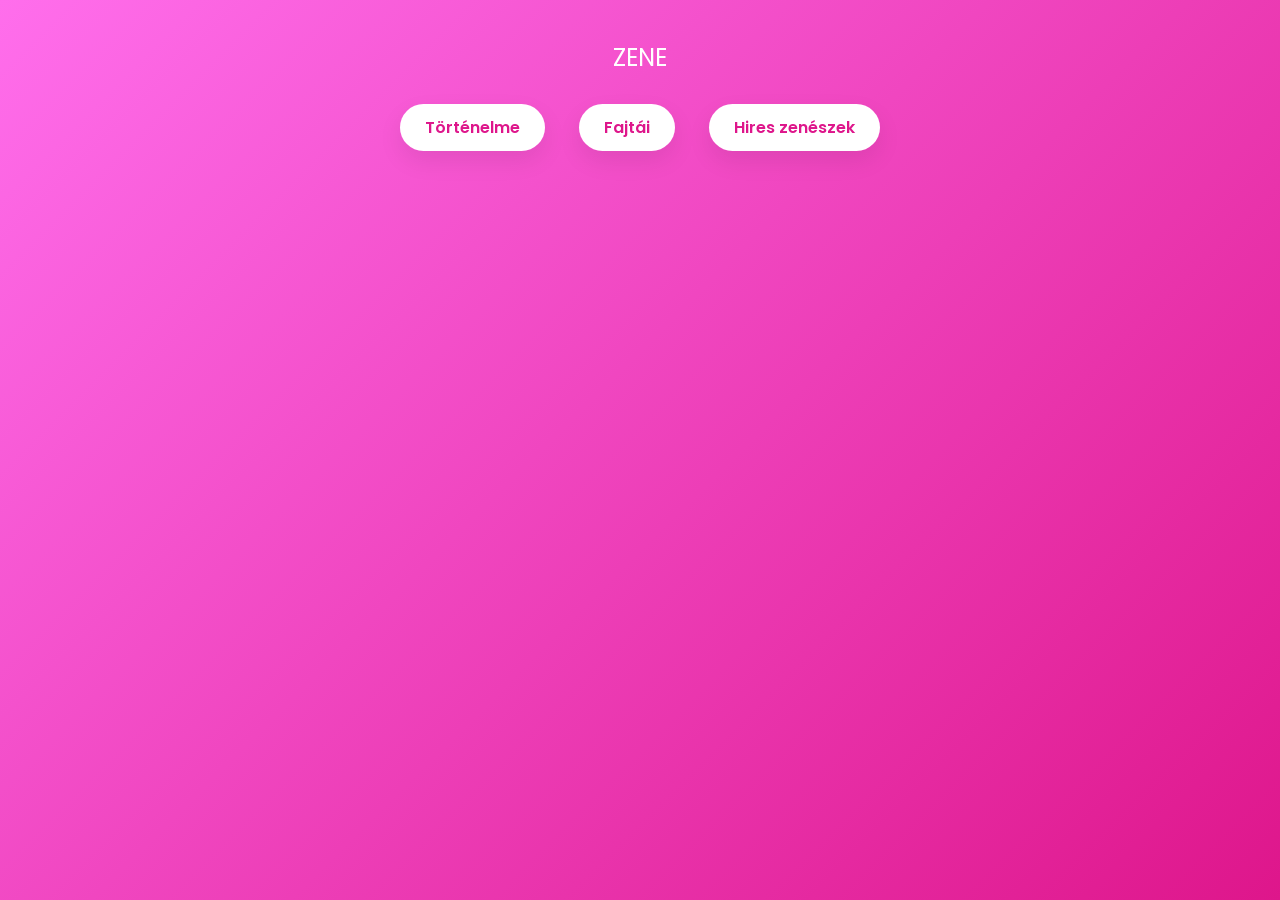
<file: index.html>
<!DOCTYPE html>
<html>
<head>
<link rel="stylesheet" type="text/css" href="style.css">
</head>
<body>

<h2>ZENE</h2>

<ol>
  <li><a href="tori.html">Történelme</a></li>
  <li><a href="faj.html">Fajtái</a></li>
  <li><a href="hires.html">Hires zenészek</a></li>
</ol>

</body>
</html>
</file>
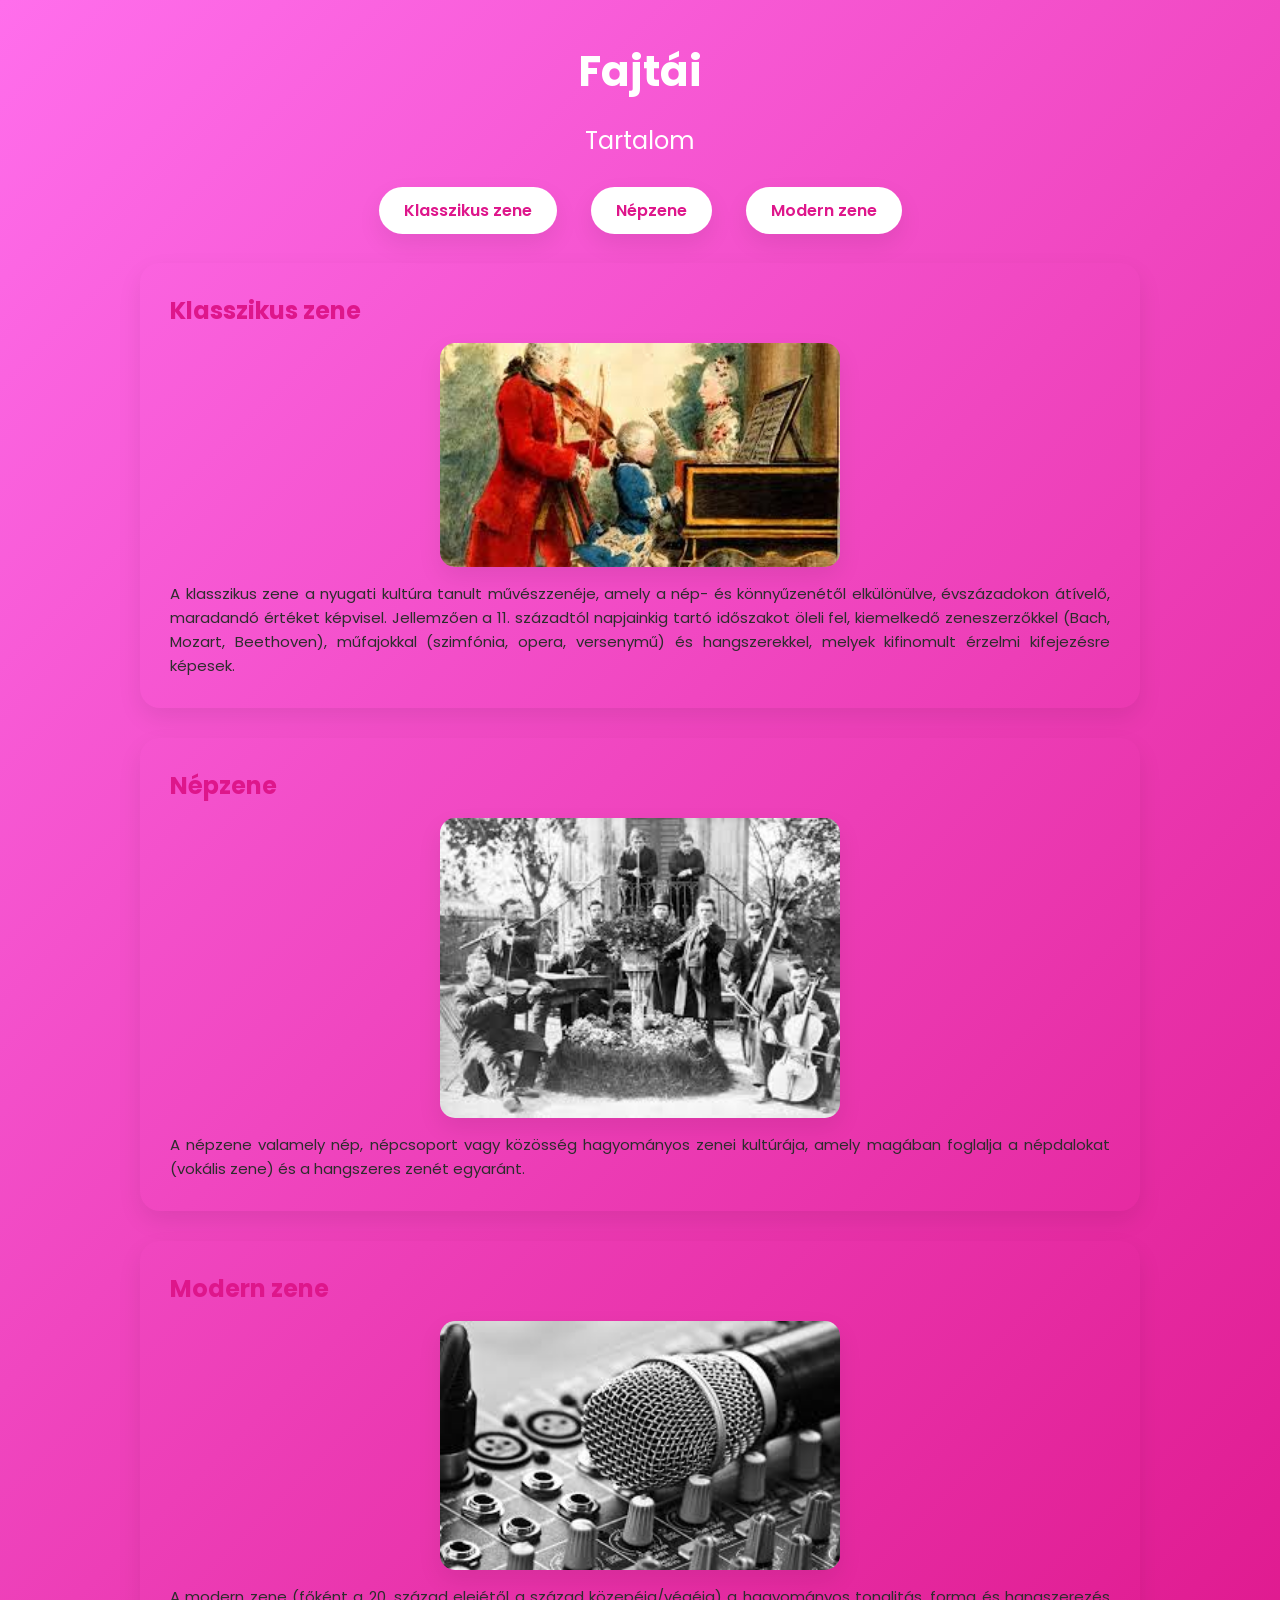
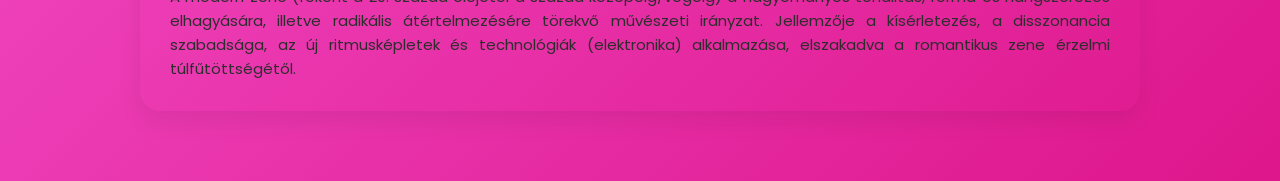
<file: faj.html>
<!DOCTYPE html>
<html>
<head>
<link rel="stylesheet" type="text/css" href="style.css">
</head>
<body>

<h1>Fajtái</h1>
<h2>Tartalom</h2>

<ul>
    <li><a href="#ka">Klasszikus zene</a></li>
	<li><a href="#nep">Népzene</a></li>
	<li><a href="#mo">Modern zene</a></li>
</ul>

<article id = "ka">
   <h3>Klasszikus zene</h3>
   <img src= "kla.jpg">
   <p>
    A klasszikus zene a nyugati kultúra tanult művészzenéje, amely a nép- és könnyűzenétől elkülönülve, évszázadokon átívelő, maradandó értéket képvisel.
	Jellemzően a 11. századtól napjainkig tartó időszakot öleli fel, kiemelkedő zeneszerzőkkel (Bach, Mozart, Beethoven), műfajokkal (szimfónia, opera, versenymű) és hangszerekkel, melyek kifinomult érzelmi kifejezésre képesek.
	</p>
</article>
<article id = "nep">
    <h3>Népzene</h3>
	<img src= "nepi.jpg">
	<p>
	A népzene valamely nép, népcsoport vagy közösség hagyományos zenei kultúrája, amely magában foglalja a népdalokat (vokális zene) és a hangszeres zenét egyaránt.
	</p>
</article>
<article id = "mo">
    <h3>Modern zene</h3>
	<img src= "modern.jpg">
	<p>
	A modern zene (főként a 20. század elejétől a század közepéig/végéig) a hagyományos tonalitás, forma és hangszerezés elhagyására, illetve radikális átértelmezésére törekvő művészeti irányzat. 
	Jellemzője a kísérletezés, a disszonancia szabadsága, az új ritmusképletek és technológiák (elektronika) alkalmazása, elszakadva a romantikus zene érzelmi túlfűtöttségétől.
	</p>
</article>

</body>
</html>
</file>
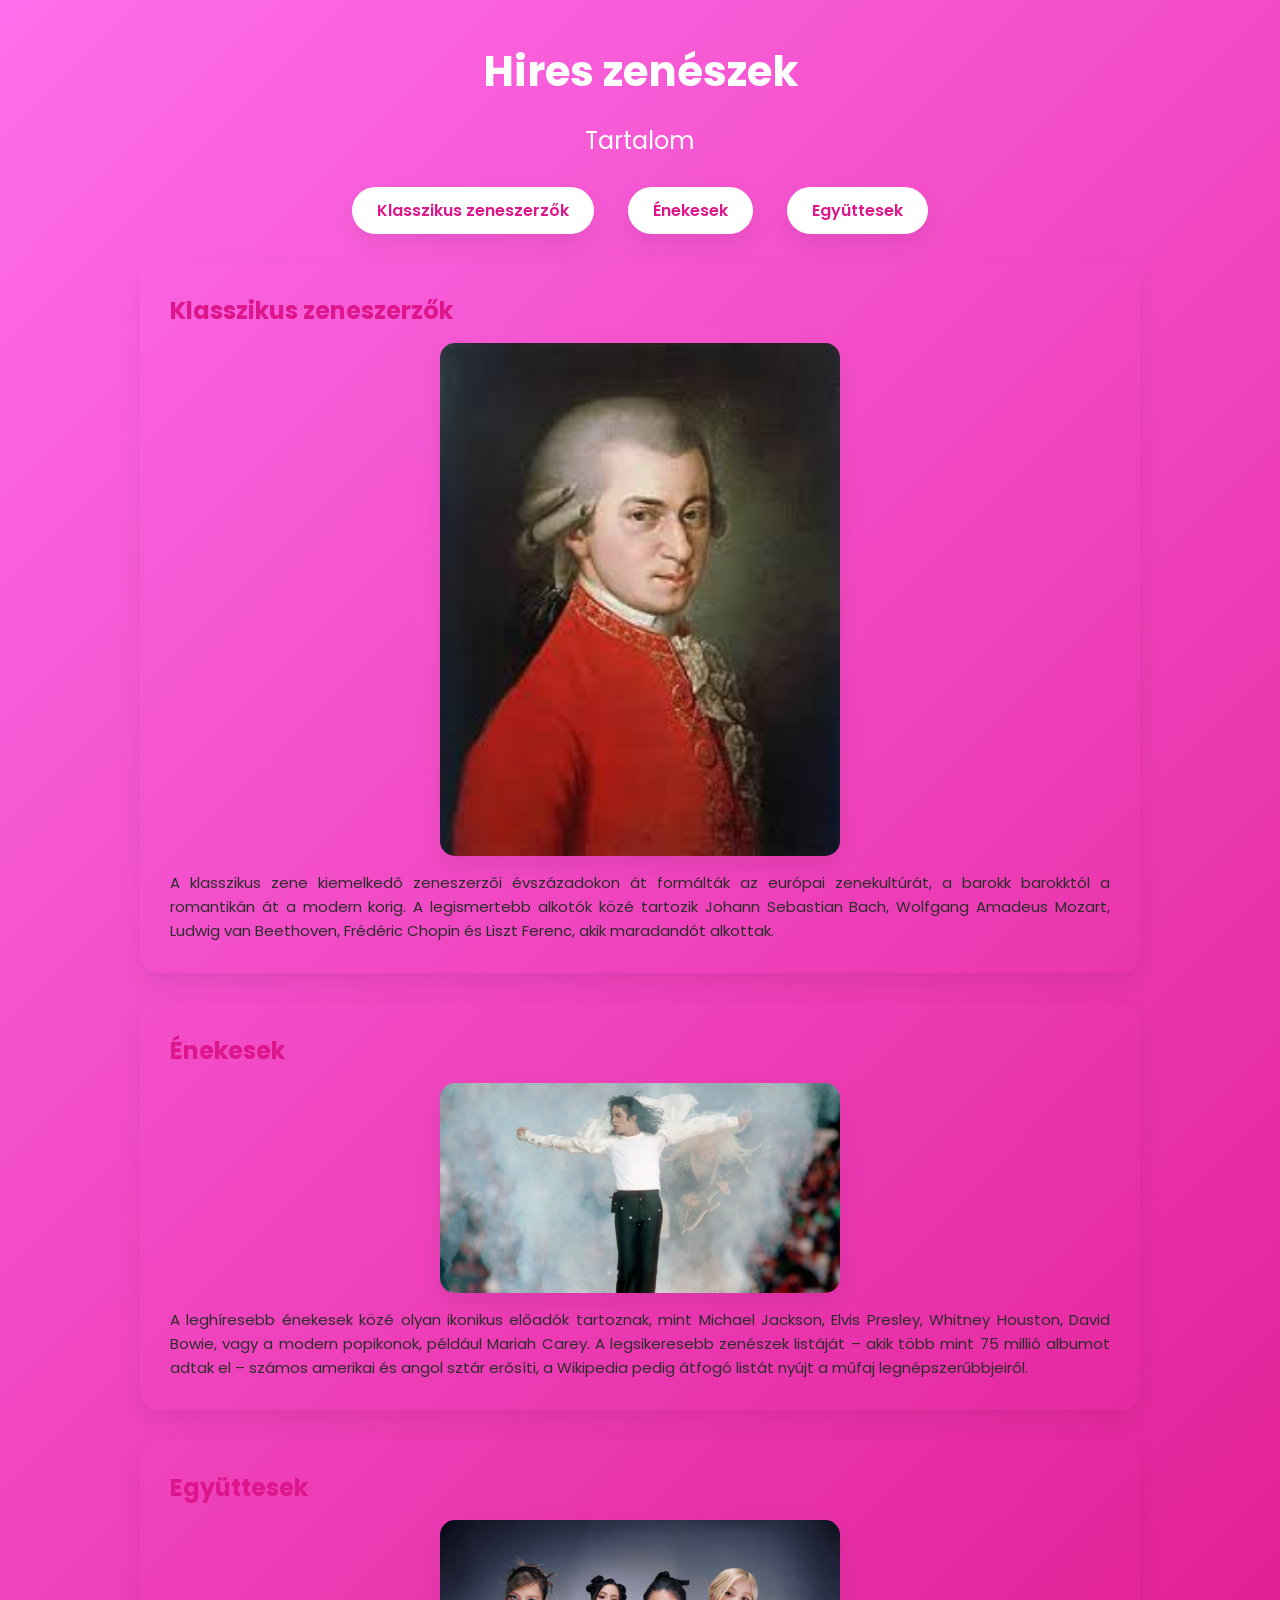
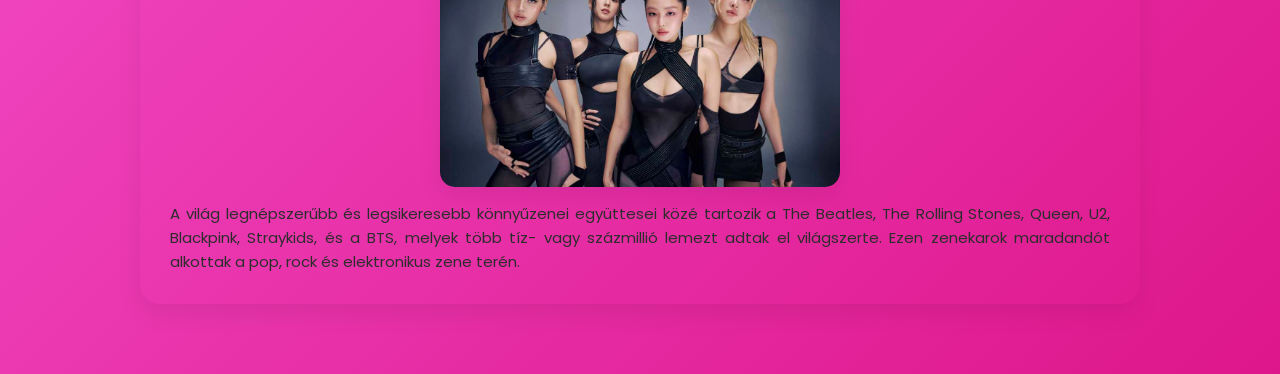
<file: hires.html>
<!DOCTYPE html>
<html>
<head>
<link rel="stylesheet" type="text/css" href="style.css">
</head>
<body>

<h1>Hires zenészek</h1>
<h2>Tartalom</h2>

<ul>
   <li><a href="#klassz">Klasszikus zeneszerzők</a></li>
   <li><a href="#enek">Énekesek</a></li>
   <li><a href="#egyutt">Együttesek</a></li>
</ul>

<article id = "klassz">
     <h3>Klasszikus zeneszerzők</h3>
	 <img src= "klasszi.jpg">
	 <p>
	 A klasszikus zene kiemelkedő zeneszerzői évszázadokon át formálták az európai zenekultúrát, a barokk barokktól a romantikán át a modern korig.
	 A legismertebb alkotók közé tartozik Johann Sebastian Bach, Wolfgang Amadeus Mozart, Ludwig van Beethoven, Frédéric Chopin és Liszt Ferenc, akik maradandót alkottak. 
	 </p>
</article>
<article id = "enek">
    <h3>Énekesek</h3>
	<img src= "enekesek.jpg">
	<p>
	A leghíresebb énekesek közé olyan ikonikus előadók tartoznak, mint Michael Jackson, Elvis Presley, Whitney Houston, David Bowie, vagy a modern popikonok, például Mariah Carey. 
	A legsikeresebb zenészek listáját – akik több mint 75 millió albumot adtak el – számos amerikai és angol sztár erősíti, a Wikipedia pedig átfogó listát nyújt a műfaj legnépszerűbbjeiről.
	</p>
</article>
<article id = "egyutt">
    <h3>Együttesek</h3>
	<img src= "egyu.jpg">
	<p>
	A világ legnépszerűbb és legsikeresebb könnyűzenei együttesei közé tartozik a The Beatles, The Rolling Stones, Queen, U2, Blackpink, Straykids, és a BTS, melyek több tíz- vagy százmillió lemezt adtak el világszerte.
	Ezen zenekarok maradandót alkottak a pop, rock és elektronikus zene terén. 
     </p>
 </article>
 
</body>
</html>
</file>
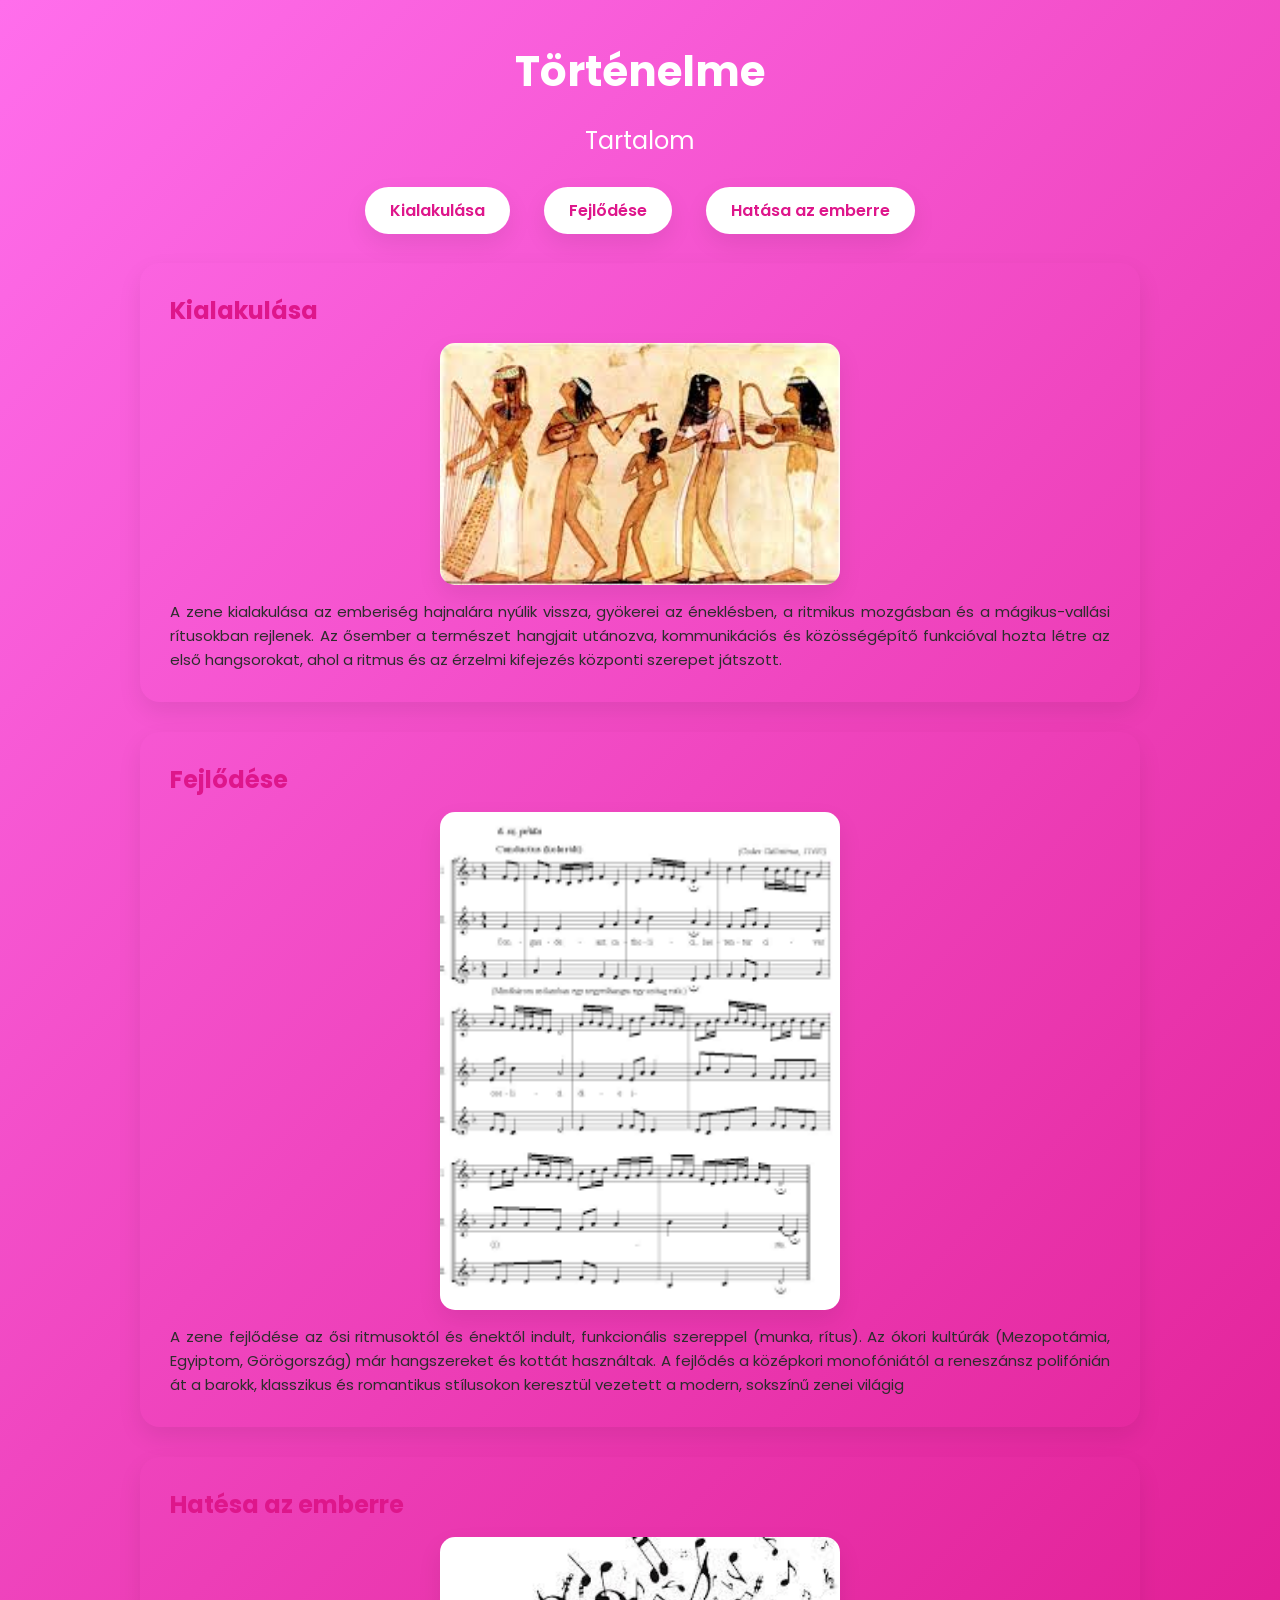
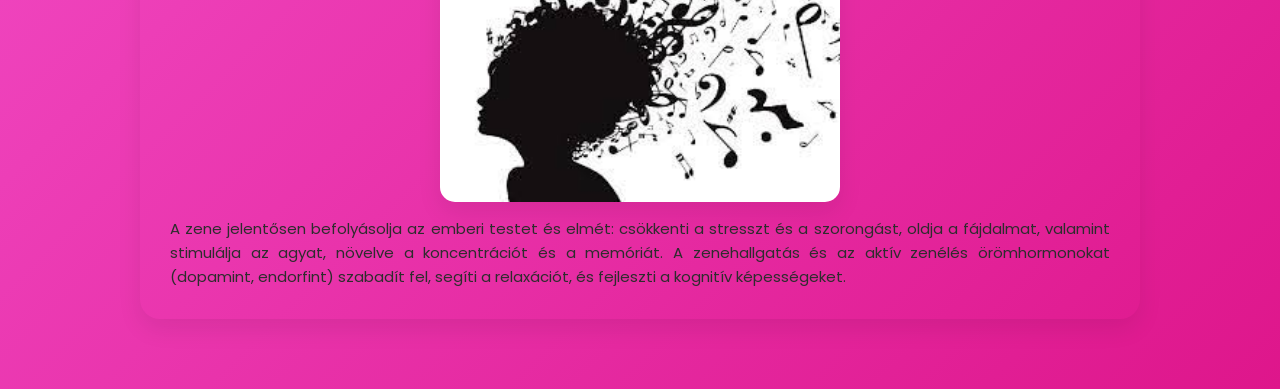
<file: tori.html>
<!DOCTYPE html>
<html>
<head>
<link rel="stylesheet" type="text/css" href="style.css">
</head>
<body>

<h1>Történelme</h1>
<h2>Tartalom</h2>

<ul>
   <li><a href="#ki">Kialakulása</a></li>
   <li><a href="#fej">Fejlődése</a></li>
   <li><a href="#ember">Hatása az emberre</a></li>
</ul>

<article id = "ki">
     <h3>Kialakulása</h3>
	 <img src= "kialakulas.jpg">
	 <p>
	 A zene kialakulása az emberiség hajnalára nyúlik vissza, gyökerei az éneklésben, a ritmikus mozgásban és a mágikus-vallási rítusokban rejlenek.
	 Az ősember a természet hangjait utánozva, kommunikációs és közösségépítő funkcióval hozta létre az első hangsorokat, ahol a ritmus és az érzelmi kifejezés központi szerepet játszott. 
	 </p>
 </article>
 <article id = "fej">
    <h3>Fejlődése</h3>
	<img src= "fejlodes.jpg">
	<p>
	A zene fejlődése az ősi ritmusoktól és énektől indult, funkcionális szereppel (munka, rítus). Az ókori kultúrák (Mezopotámia, Egyiptom, Görögország) már hangszereket és kottát használtak.
	A fejlődés a középkori monofóniától a reneszánsz polifónián át a barokk, klasszikus és romantikus stílusokon keresztül vezetett a modern, sokszínű zenei világig
	</p>
</article>
<article id = "ember">
    <h3>Hatésa az emberre</h3>
    <img src= "hatas.jpg">
    <p>	
	A zene jelentősen befolyásolja az emberi testet és elmét: csökkenti a stresszt és a szorongást, oldja a fájdalmat, valamint stimulálja az agyat, növelve a koncentrációt és a memóriát.
	A zenehallgatás és az aktív zenélés örömhormonokat (dopamint, endorfint) szabadít fel, segíti a relaxációt, és fejleszti a kognitív képességeket. 
	</p>
</article>

</body>
</html>
</file>
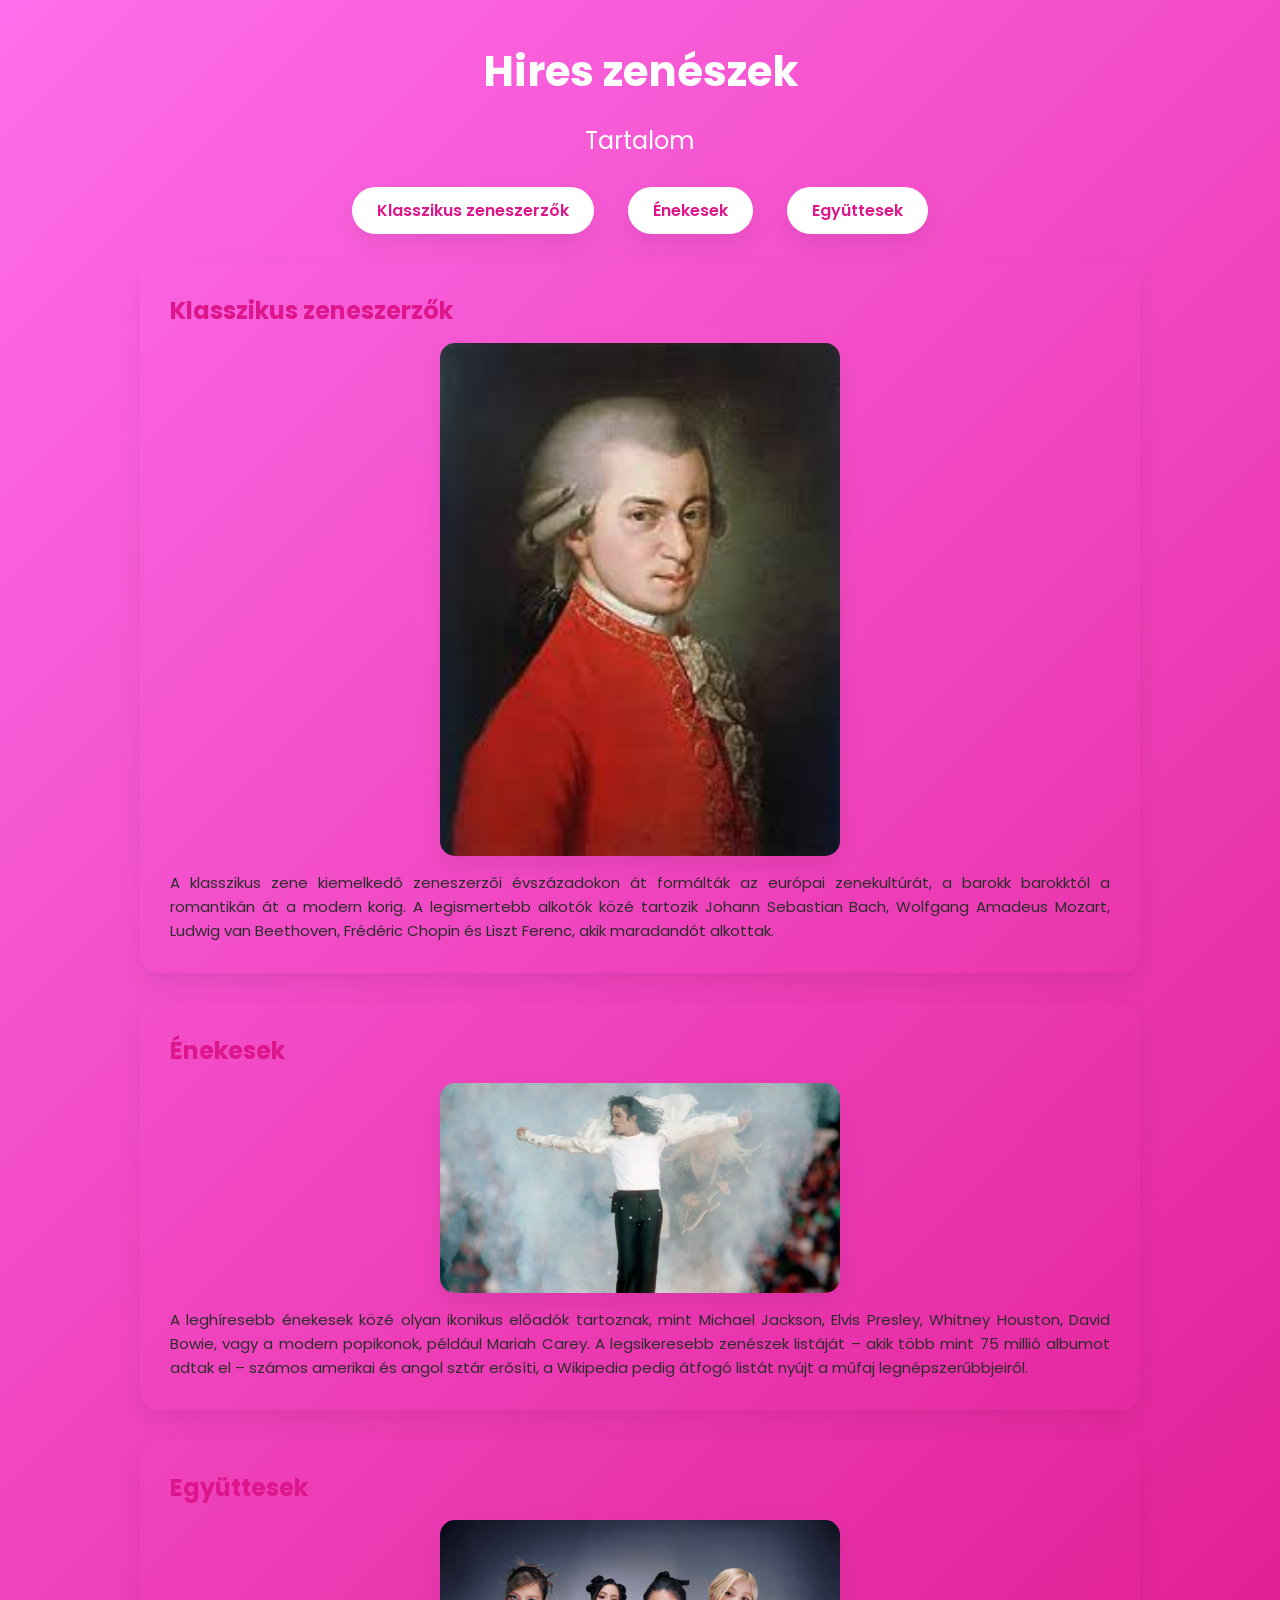
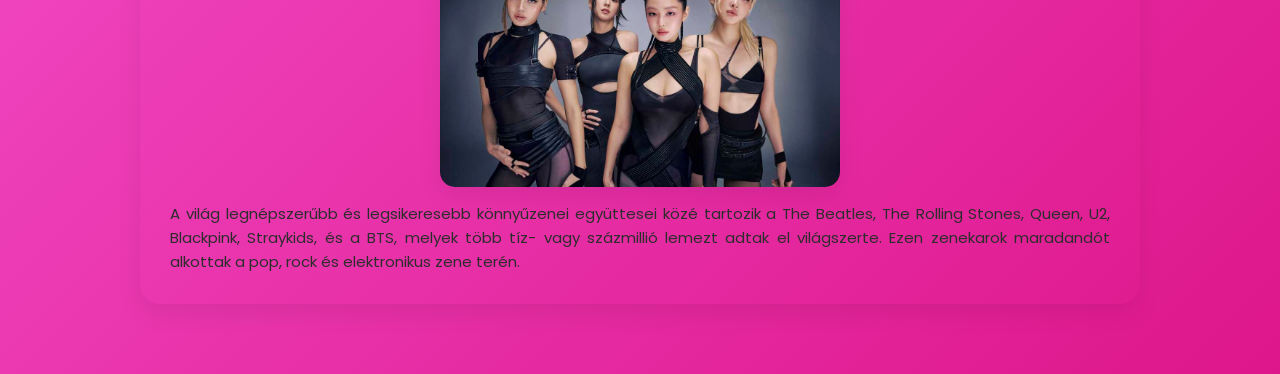
<file: zene tortenelme/hires.html>
<!DOCTYPE html>
<html>
<head>
<link rel="stylesheet" type="text/css" href="style.css">
</head>
<body>

<h1>Hires zenészek</h1>
<h2>Tartalom</h2>

<ul>
   <li><a href="#klassz">Klasszikus zeneszerzők</a></li>
   <li><a href="#enek">Énekesek</a></li>
   <li><a href="#egyutt">Együttesek</a></li>
</ul>

<article id = "klassz">
     <h3>Klasszikus zeneszerzők</h3>
	 <img src= "klasszi.jpg">
	 <p>
	 A klasszikus zene kiemelkedő zeneszerzői évszázadokon át formálták az európai zenekultúrát, a barokk barokktól a romantikán át a modern korig.
	 A legismertebb alkotók közé tartozik Johann Sebastian Bach, Wolfgang Amadeus Mozart, Ludwig van Beethoven, Frédéric Chopin és Liszt Ferenc, akik maradandót alkottak. 
	 </p>
</article>
<article id = "enek">
    <h3>Énekesek</h3>
	<img src= "enekesek.jpg">
	<p>
	A leghíresebb énekesek közé olyan ikonikus előadók tartoznak, mint Michael Jackson, Elvis Presley, Whitney Houston, David Bowie, vagy a modern popikonok, például Mariah Carey. 
	A legsikeresebb zenészek listáját – akik több mint 75 millió albumot adtak el – számos amerikai és angol sztár erősíti, a Wikipedia pedig átfogó listát nyújt a műfaj legnépszerűbbjeiről.
	</p>
</article>
<article id = "egyutt">
    <h3>Együttesek</h3>
	<img src= "egyu.jpg">
	<p>
	A világ legnépszerűbb és legsikeresebb könnyűzenei együttesei közé tartozik a The Beatles, The Rolling Stones, Queen, U2, Blackpink, Straykids, és a BTS, melyek több tíz- vagy százmillió lemezt adtak el világszerte.
	Ezen zenekarok maradandót alkottak a pop, rock és elektronikus zene terén. 
     </p>
 </article>
 
</body>
</html>
</file>
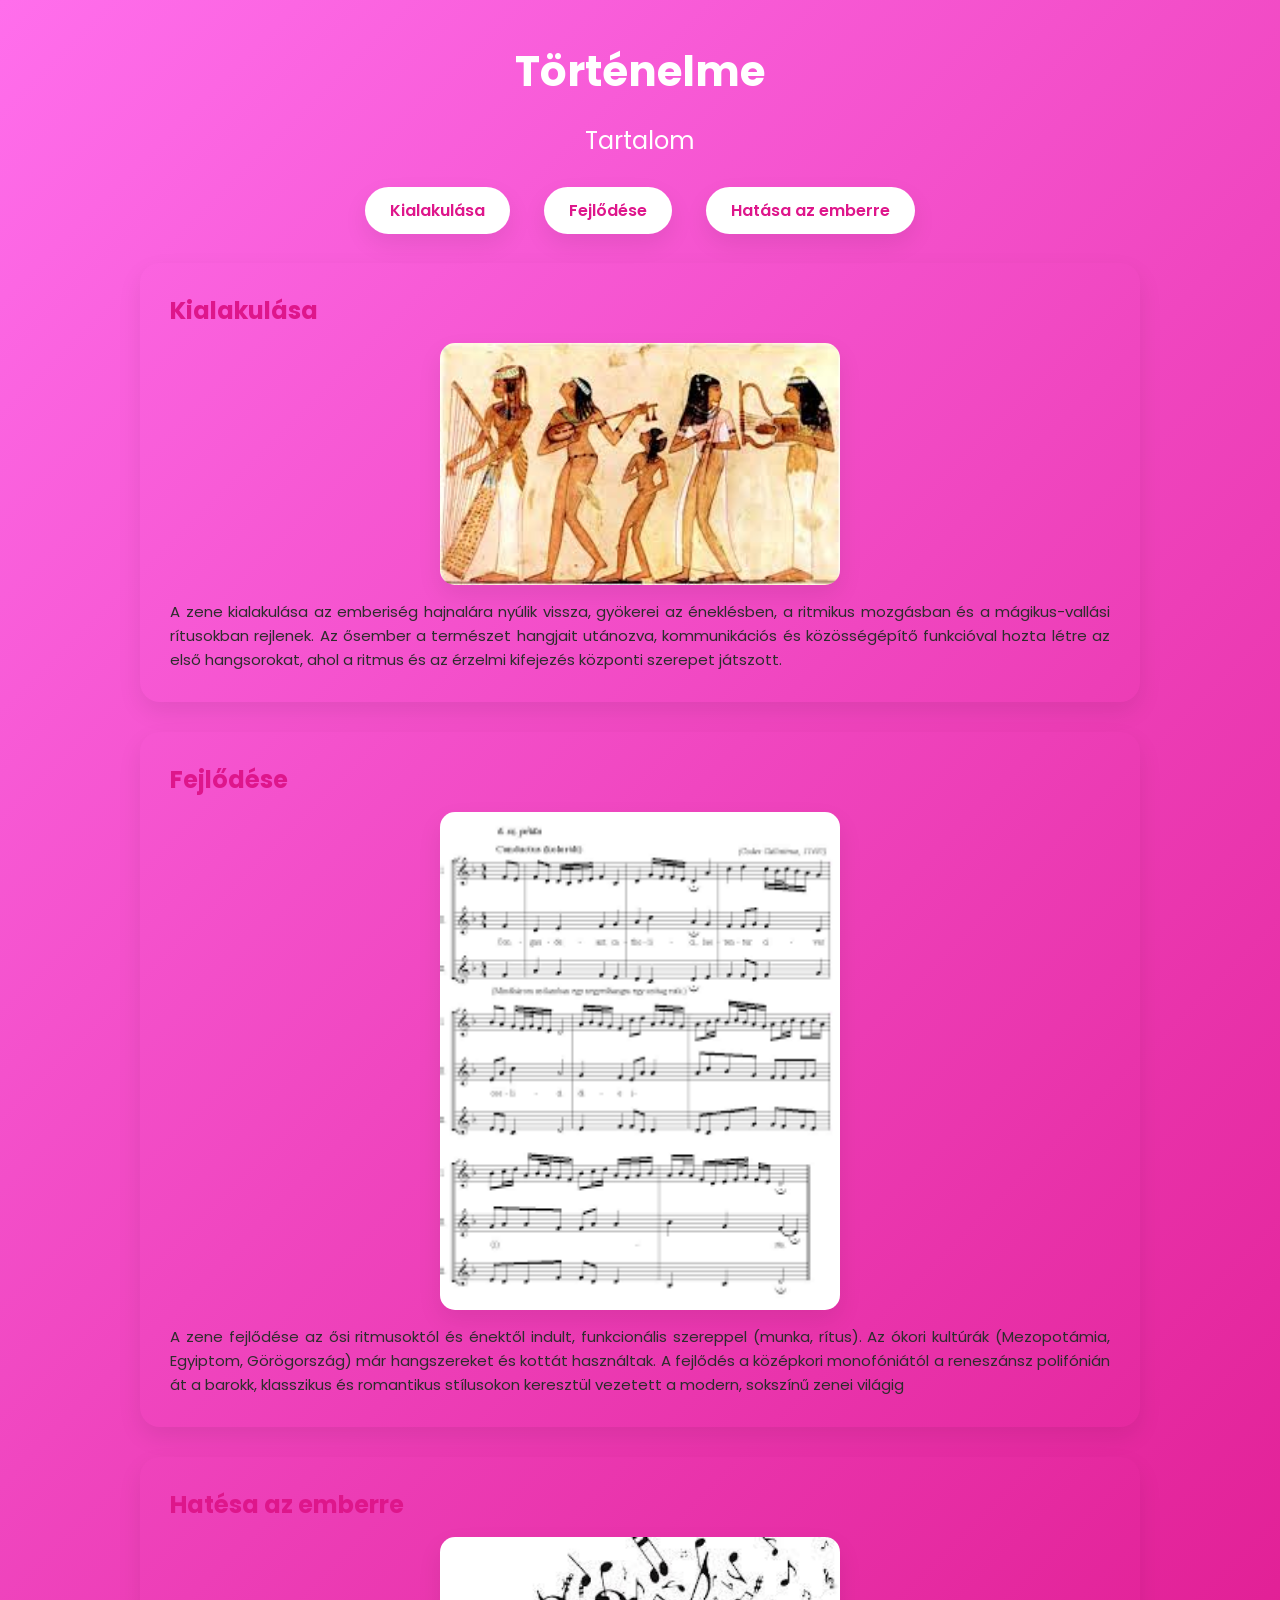
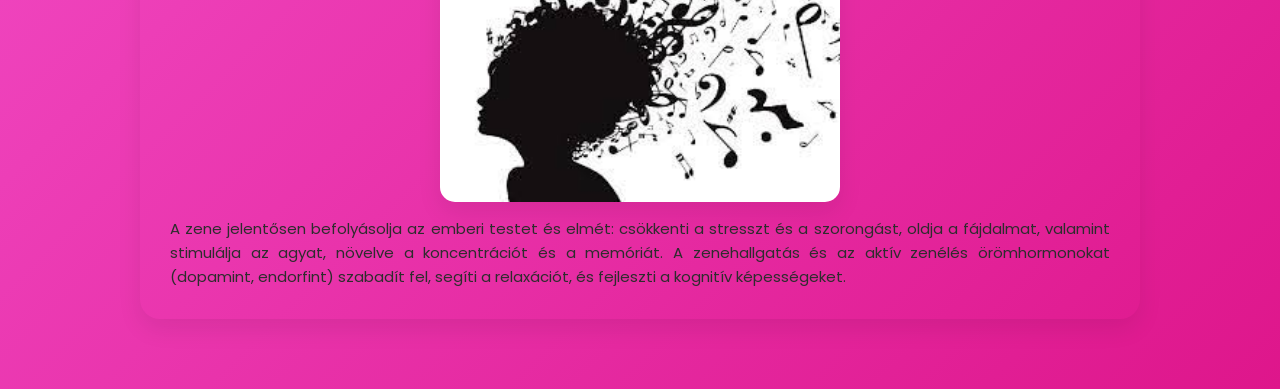
<file: zene tortenelme/tori.html>
<!DOCTYPE html>
<html>
<head>
<link rel="stylesheet" type="text/css" href="style.css">
</head>
<body>

<h1>Történelme</h1>
<h2>Tartalom</h2>

<ul>
   <li><a href="#ki">Kialakulása</a></li>
   <li><a href="#fej">Fejlődése</a></li>
   <li><a href="#ember">Hatása az emberre</a></li>
</ul>

<article id = "ki">
     <h3>Kialakulása</h3>
	 <img src= "kialakulas.jpg">
	 <p>
	 A zene kialakulása az emberiség hajnalára nyúlik vissza, gyökerei az éneklésben, a ritmikus mozgásban és a mágikus-vallási rítusokban rejlenek.
	 Az ősember a természet hangjait utánozva, kommunikációs és közösségépítő funkcióval hozta létre az első hangsorokat, ahol a ritmus és az érzelmi kifejezés központi szerepet játszott. 
	 </p>
 </article>
 <article id = "fej">
    <h3>Fejlődése</h3>
	<img src= "fejlodes.jpg">
	<p>
	A zene fejlődése az ősi ritmusoktól és énektől indult, funkcionális szereppel (munka, rítus). Az ókori kultúrák (Mezopotámia, Egyiptom, Görögország) már hangszereket és kottát használtak.
	A fejlődés a középkori monofóniától a reneszánsz polifónián át a barokk, klasszikus és romantikus stílusokon keresztül vezetett a modern, sokszínű zenei világig
	</p>
</article>
<article id = "ember">
    <h3>Hatésa az emberre</h3>
    <img src= "hatas.jpg">
    <p>	
	A zene jelentősen befolyásolja az emberi testet és elmét: csökkenti a stresszt és a szorongást, oldja a fájdalmat, valamint stimulálja az agyat, növelve a koncentrációt és a memóriát.
	A zenehallgatás és az aktív zenélés örömhormonokat (dopamint, endorfint) szabadít fel, segíti a relaxációt, és fejleszti a kognitív képességeket. 
	</p>
</article>

</body>
</html>
</file>
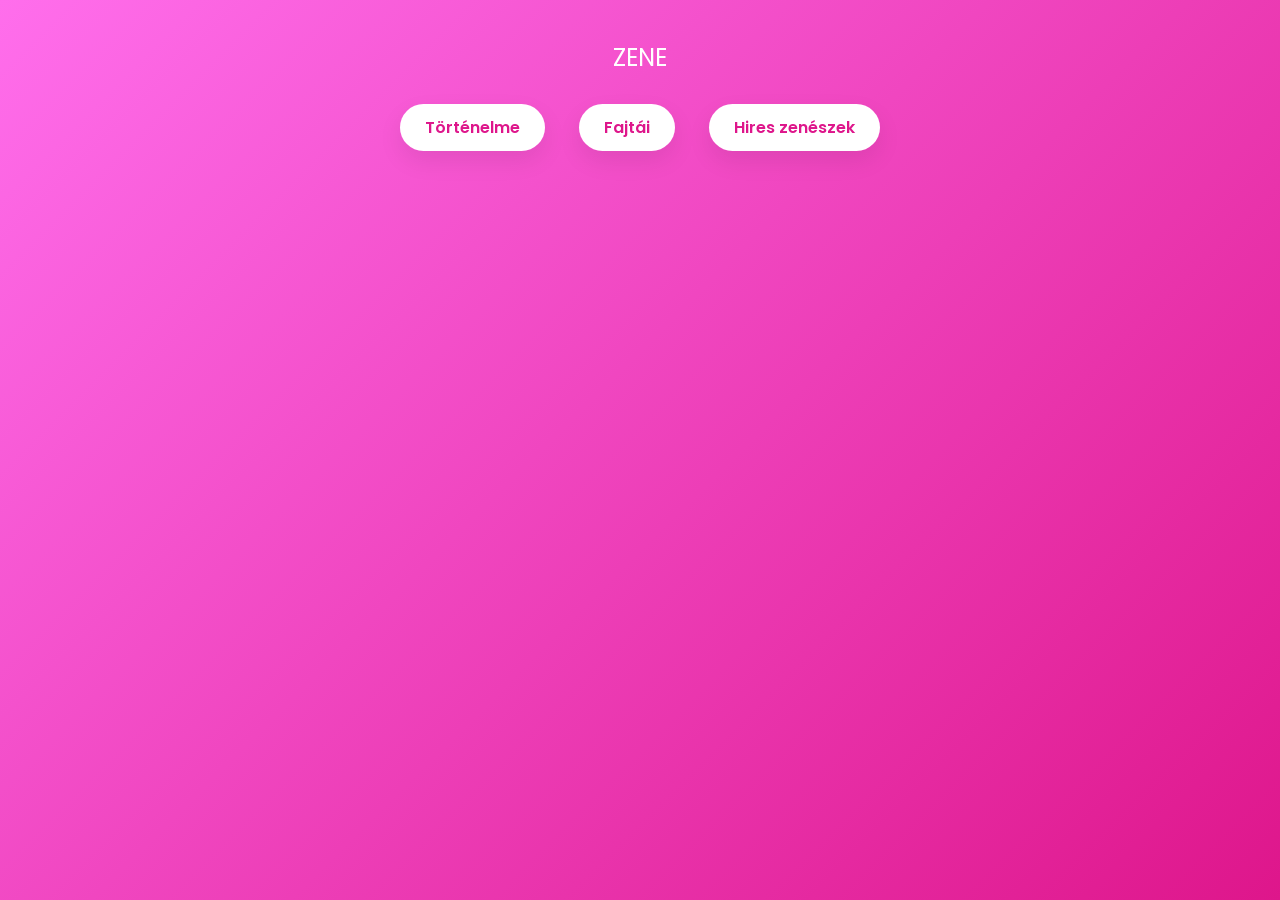
<file: zene tortenelme/zene.html>
<!DOCTYPE html>
<html>
<head>
<link rel="stylesheet" type="text/css" href="style.css">
</head>
<body>

<h2>ZENE</h2>

<ol>
  <li><a href="tori.html">Történelme</a></li>
  <li><a href="faj.html">Fajtái</a></li>
  <li><a href="hires.html">Hires zenészek</a></li>
</ol>

</body>
</html>
</file>
<file: style.css>
/*Google Font import */
@import url('https://fonts.googleapis.com/css2?family=Poppins:wght@300;400;600;700&display=swap');

:root {
	--primary: #de168b;
	--secondary: #ff6eec;
	--dark: #2d2d2d;
	--light: #f9f9f9
	--card-bg: #ffffff;
	--shadow: 0 10px 25px rgba(0,0,0,0.08);
}

* {
	margin: 0;
	padding: 0;
	box-sizing: border-box;
}

body {
	font-family: 'Poppins', sans-serif;
	background: linear-gradient(135deg, var(--secondary), var(--primary));
	min-height: 100vh;
	padding: 40px 20px;
	color: var(--dark);
}

/* középre igazitott tartalom */
body > * {
	max-width: 1000px;
	margin: auto;
}

/* Cimek */
h1, h2 {
	text-align: center;
	margin-bottom: 20px;
	color: white;
}

h1 {
	font-size: 42px;
	font-weight: 700;
}

h2 {
	font-weight: 400;
	margin-bottom: 30px;
}

/* Lista */
ol, ul {
	list-style: none;
	padding: 0;
	margin-bottom: 30px;
	text-align: center;
}

ol li, ul li {
	display: inline-block;
	margin: 10px 15px;
}

/* Link gomb stilus */
a{
	text-decoration: none;
	background: white;
	padding: 12px 25px;
	border-radius: 30px;
	color: var(--primary);
	font-weight: 600;
	transition: 0.3s ease;
	box-shadow: var(--shadow)
}

a:hover {
	background: var(--dark);
	color: white;
	transform: translateY(-3px);
}

/* Kartyas cikk stilus */
article {
	background: var(--card-bg);
	padding: 30px;
	margin-bottom: 30px;
	border-radius: 20px;
	box-shadow: var(--shadow);
	transition: 0.3 ease;
}

article:hover {
	transform: translateY(-5px);
}

/* alcim */
article h3 {
	margin-bottom: 15px;
	color: var(--primary);
	font-size: 24px;
}

/* kepek */
img {
	width: 100%;
	max-width: 400px;
	display: block;
	margin: 15px auto;
	border-radius: 15px;
	box-shadow: var(--shadow);
}

/* szoveg */
p {
	line-height: 1.6;
	font-size: 15px;
	margin-top: 10px;
	text-align: justify;
}

/* reszponsziv */
@media (max-width: 768px) {
	h1 {
		font-size: 32px;
	}
	a {
		display: block;
		margin: 10px auto;
	}
	ol li, ul li {
		display: block;
	}
}
</file>
<file: zene tortenelme/style.css>
/*Google Font import */
@import url('https://fonts.googleapis.com/css2?family=Poppins:wght@300;400;600;700&display=swap');

:root {
	--primary: #de168b;
	--secondary: #ff6eec;
	--dark: #2d2d2d;
	--light: #f9f9f9
	--card-bg: #ffffff;
	--shadow: 0 10px 25px rgba(0,0,0,0.08);
}

* {
	margin: 0;
	padding: 0;
	box-sizing: border-box;
}

body {
	font-family: 'Poppins', sans-serif;
	background: linear-gradient(135deg, var(--secondary), var(--primary));
	min-height: 100vh;
	padding: 40px 20px;
	color: var(--dark);
}

/* középre igazitott tartalom */
body > * {
	max-width: 1000px;
	margin: auto;
}

/* Cimek */
h1, h2 {
	text-align: center;
	margin-bottom: 20px;
	color: white;
}

h1 {
	font-size: 42px;
	font-weight: 700;
}

h2 {
	font-weight: 400;
	margin-bottom: 30px;
}

/* Lista */
ol, ul {
	list-style: none;
	padding: 0;
	margin-bottom: 30px;
	text-align: center;
}

ol li, ul li {
	display: inline-block;
	margin: 10px 15px;
}

/* Link gomb stilus */
a{
	text-decoration: none;
	background: white;
	padding: 12px 25px;
	border-radius: 30px;
	color: var(--primary);
	font-weight: 600;
	transition: 0.3s ease;
	box-shadow: var(--shadow)
}

a:hover {
	background: var(--dark);
	color: white;
	transform: translateY(-3px);
}

/* Kartyas cikk stilus */
article {
	background: var(--card-bg);
	padding: 30px;
	margin-bottom: 30px;
	border-radius: 20px;
	box-shadow: var(--shadow);
	transition: 0.3 ease;
}

article:hover {
	transform: translateY(-5px);
}

/* alcim */
article h3 {
	margin-bottom: 15px;
	color: var(--primary);
	font-size: 24px;
}

/* kepek */
img {
	width: 100%;
	max-width: 400px;
	display: block;
	margin: 15px auto;
	border-radius: 15px;
	box-shadow: var(--shadow);
}

/* szoveg */
p {
	line-height: 1.6;
	font-size: 15px;
	margin-top: 10px;
	text-align: justify;
}

/* reszponsziv */
@media (max-width: 768px) {
	h1 {
		font-size: 32px;
	}
	a {
		display: block;
		margin: 10px auto;
	}
	ol li, ul li {
		display: block;
	}
}
</file>
